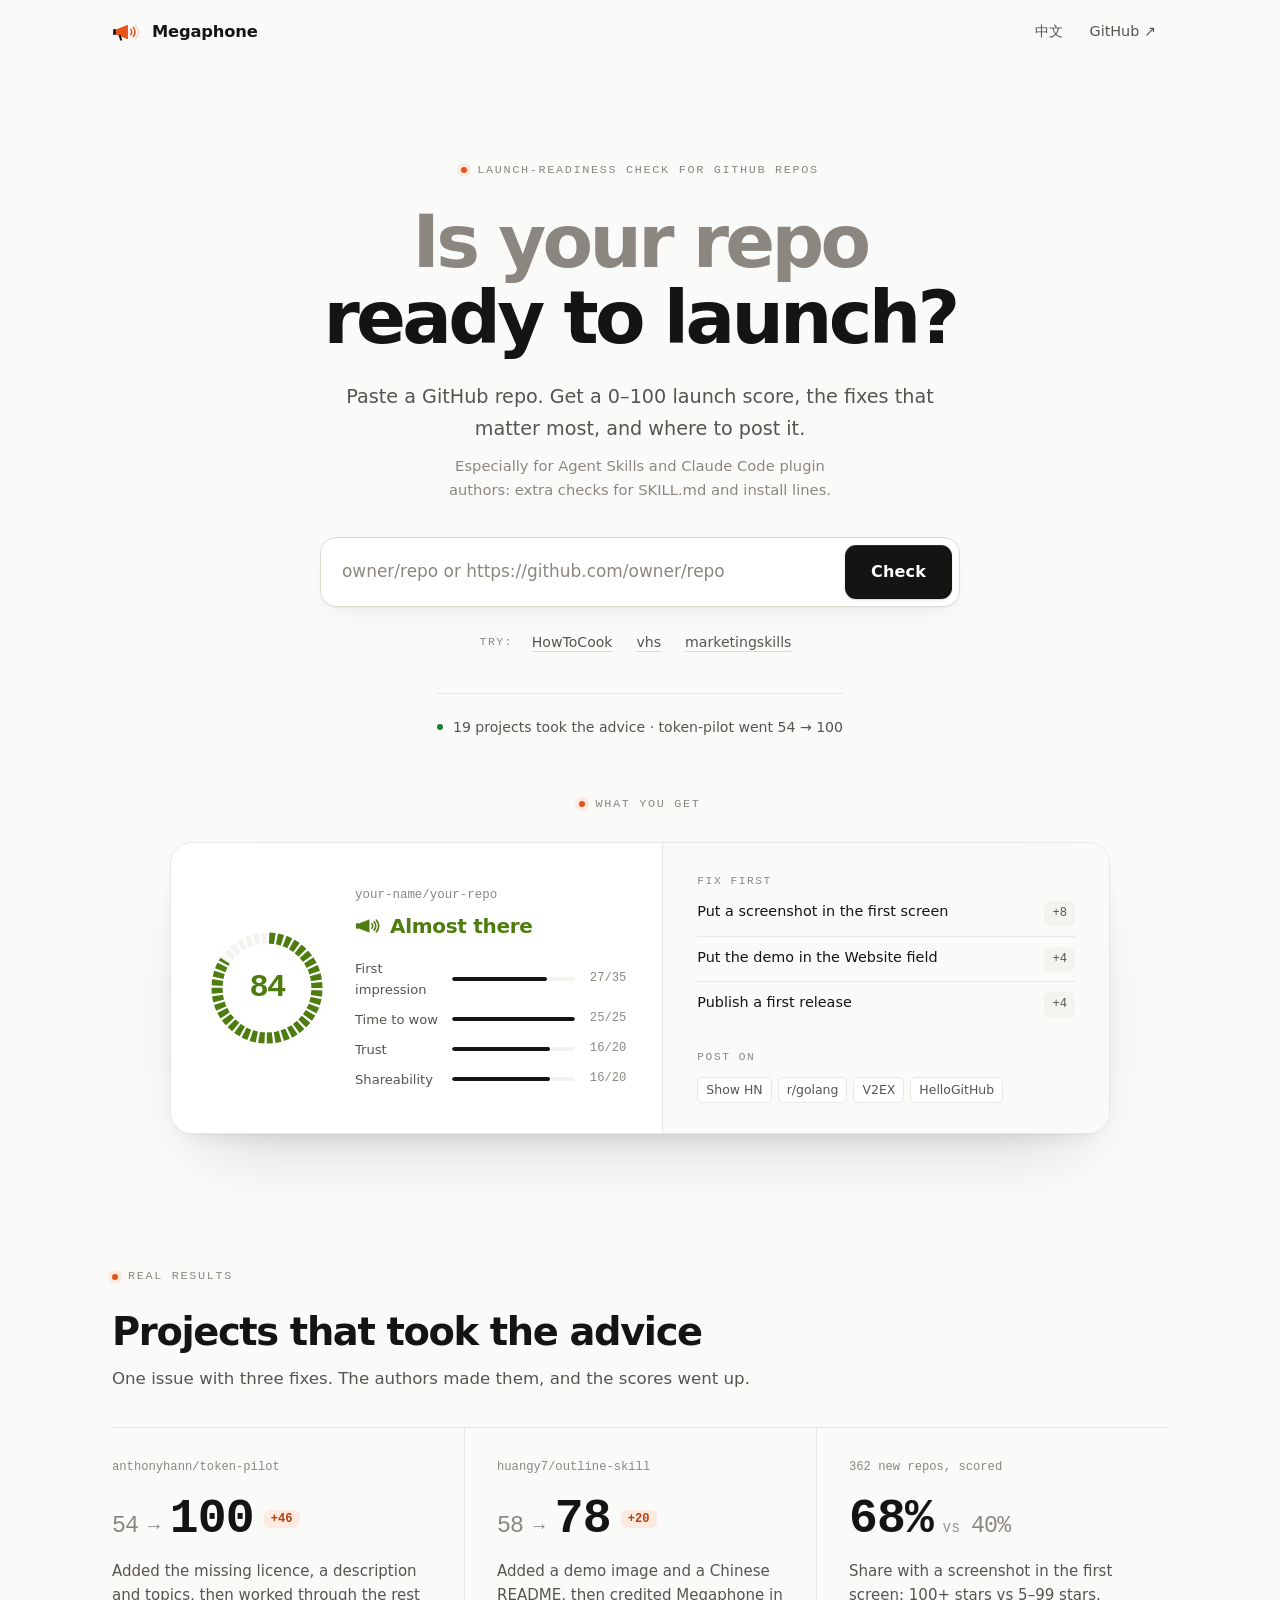
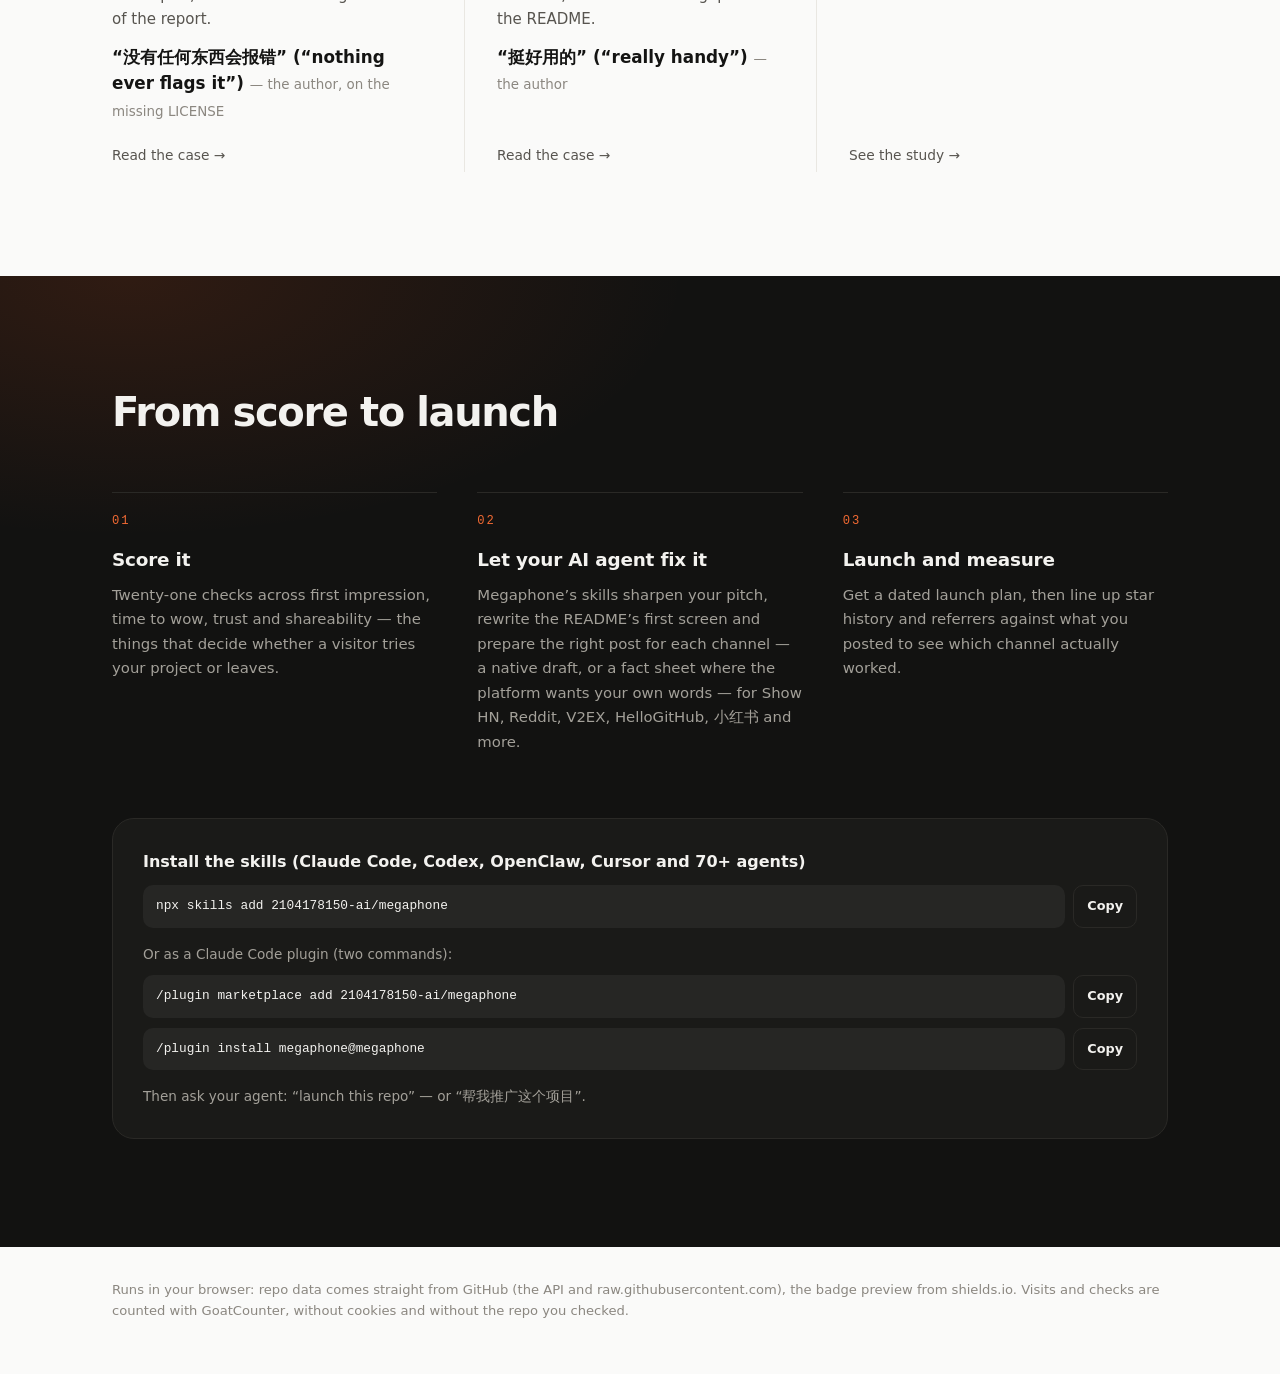
<file: docs/index.html>
<!doctype html>
<html lang="en">
<head>
<meta charset="utf-8">
<meta name="viewport" content="width=device-width, initial-scale=1">
<title>Megaphone — README checker & launch readiness score for GitHub repos</title>
<meta name="description" content="Free README checker for open-source projects: paste a GitHub repo, get a 0–100 launch-readiness score, the fixes that matter most and where to launch it. Runs in your browser. 开源项目 README 体检，在线打分。">
<meta property="og:title" content="Megaphone — README checker: is your repo ready to launch?">
<meta property="og:description" content="A 0–100 launch score for any GitHub repo, the top fixes, and where to post it.">
<meta name="theme-color" content="#fafaf9" media="(prefers-color-scheme: light)">
<meta name="theme-color" content="#0e0e0d" media="(prefers-color-scheme: dark)">
<link rel="icon" href="data:image/svg+xml,%3Csvg%20xmlns='http://www.w3.org/2000/svg'%20viewBox='0%200%20132%2096'%3E%3Cpath%20d='M14%2038%2070%2016v64L14%2058Z'%20fill='%23e4531b'/%3E%3Crect%20x='5'%20y='35'%20width='12'%20height='26'%20rx='4'%20fill='%23141413'/%3E%3Cpath%20d='M34%2064l6%2018'%20stroke='%23141413'%20stroke-width='9'%20stroke-linecap='round'/%3E%3Cg%20fill='none'%20stroke='%23e4531b'%20stroke-width='7'%20stroke-linecap='round'%3E%3Cpath%20d='M82%2037a15%2015%200%200%201%200%2022'/%3E%3Cpath%20d='M93%2028a28%2028%200%200%201%200%2040'/%3E%3Cpath%20d='M104%2019a41%2041%200%200%201%200%2058'/%3E%3C/g%3E%3C/svg%3E">
<link rel="stylesheet" href="style.css">
<script type="module" src="app.js"></script>
</head>
<body>
<div class="topbar"><header class="wrap top">
  <a class="brand" href="./">
    <svg id="art" data-volume="2" viewBox="0 0 132 96" aria-hidden="true">
      <path d="M14 38 70 16v64L14 58Z" fill="var(--accent)"/>
      <rect x="5" y="35" width="12" height="26" rx="4" fill="var(--ink)"/>
      <path d="M34 64l6 18" stroke="var(--ink)" stroke-width="9" stroke-linecap="round"/>
      <path class="wave w1" d="M82 37a15 15 0 0 1 0 22"/>
      <path class="wave w2" d="M93 28a28 28 0 0 1 0 40"/>
      <path class="wave w3" d="M104 19a41 41 0 0 1 0 58"/>
    </svg>
    <span class="brand-name">Megaphone</span>
  </a>
  <form class="mini" id="mini-form" autocomplete="off">
    <label class="sr-only" for="mini-repo" data-i18n="inputLabel">GitHub repository</label>
    <input id="mini-repo" spellcheck="false" data-i18n-ph="placeholder" placeholder="owner/repo">
    <button class="mini-go" type="submit" data-i18n="check">Check</button>
  </form>
  <nav class="nav">
    <button class="nav-link" id="lang" type="button">中文</button>
    <a class="nav-link" id="gh-link" href="https://github.com/2104178150-ai/megaphone" target="_blank" rel="noopener">GitHub ↗</a>
  </nav>
</header></div>

<main>
  <section class="wrap hero">
    <div class="hero-copy">
      <p class="eyebrow" data-i18n="eyebrow">Launch-readiness check for GitHub repos</p>
      <h1 data-i18n="heroTitle">Is your repo <em>ready to launch?</em></h1>
      <p class="sub" data-i18n="heroSub">Paste a GitHub repo. Get a 0–100 launch score, the fixes that matter most, and where to post it.</p>
      <p class="sub-note" data-i18n="forSkills">Especially for Agent Skills and Claude Code plugin authors: extra checks for SKILL.md and install lines.</p>
      <form class="search" id="form" autocomplete="off">
        <label class="sr-only" for="repo" data-i18n="inputLabel">GitHub repository</label>
        <input id="repo" name="repo" spellcheck="false" data-i18n-ph="placeholder" placeholder="owner/repo or https://github.com/owner/repo">
        <button class="btn" id="go" type="submit" data-i18n="check">Check</button>
      </form>
      <div class="examples"><span data-i18n="try">Try:</span>
        <button class="chip" type="button" data-repo="Anduin2017/HowToCook" title="Anduin2017/HowToCook">HowToCook</button>
        <button class="chip" type="button" data-repo="charmbracelet/vhs" title="charmbracelet/vhs">vhs</button>
        <button class="chip" type="button" data-repo="coreyhaines31/marketingskills" title="coreyhaines31/marketingskills">marketingskills</button>
      </div>
      <a class="trust" href="#proof-title" data-i18n="trust">19 projects took the advice · token-pilot went 54 → 100</a>
    </div>
  </section>

  <div class="wrap notices">
    <p class="status" id="status" role="status" aria-live="polite"></p>
    <form class="token" id="token-form" autocomplete="off" hidden>
      <p id="token-prompt" data-i18n="tokenPrompt">Out of anonymous requests? Paste a GitHub token to keep checking (5,000 requests an hour).</p>
      <div class="token-row">
        <label class="sr-only" for="token">GitHub token</label>
        <input id="token" type="password" spellcheck="false" data-i18n-ph="tokenPlaceholder" placeholder="github_pat_… or ghp_…">
        <button class="btn" type="submit" data-i18n="tokenRetry">Retry with token</button>
      </div>
      <p class="hint" id="token-hint" data-i18n="tokenHint"></p>
    </form>
  </div>

  <section class="wrap showcase">
    <p class="eyebrow" id="showcase-title" data-i18n="showcaseT">What you get</p>
    <div class="sample" id="sample" aria-hidden="true"></div>
  </section>

  <div class="wrap">
  <section class="result" id="result" hidden></section>
  </div>

  <section class="wrap proof" aria-labelledby="proof-title">
    <div class="proof-head">
      <p class="eyebrow" data-i18n="proofEyebrow">Real results</p>
      <h2 id="proof-title" data-i18n="proofT">Projects that took the advice</h2>
      <p class="proof-sub" data-i18n="proofSub">One issue with three fixes. The authors made them, and the scores went up.</p>
    </div>
    <div class="proof-grid">
      <a class="proof-card" data-gh="tree/main/examples/case-token-pilot" href="https://github.com/2104178150-ai/megaphone/tree/main/examples/case-token-pilot" target="_blank" rel="noopener">
        <span class="proof-repo">anthonyhann/token-pilot</span>
        <span class="proof-score"><s>54</s><i aria-hidden="true">→</i><b>100</b><em class="delta">+46</em></span>
        <span class="proof-text" data-i18n="p1d">Added the missing licence, a description and topics, then worked through the rest of the report.</span>
        <span class="proof-quote"><span data-i18n="p1q">“没有任何东西会报错” (“nothing ever flags it”)</span> <cite data-i18n="p1cite">— the author, on the missing LICENSE</cite></span>
        <span class="proof-link" data-i18n="proofMore">Read the case →</span>
      </a>
      <a class="proof-card" data-gh="tree/main/examples/case-outline-skill" href="https://github.com/2104178150-ai/megaphone/tree/main/examples/case-outline-skill" target="_blank" rel="noopener">
        <span class="proof-repo">huangy7/outline-skill</span>
        <span class="proof-score"><s>58</s><i aria-hidden="true">→</i><b>78</b><em class="delta">+20</em></span>
        <span class="proof-text" data-i18n="p2d">Added a demo image and a Chinese README, then credited Megaphone in the README.</span>
        <span class="proof-quote"><span data-i18n="p2q">“挺好用的” (“really handy”)</span> <cite data-i18n="p2cite">— the author</cite></span>
        <span class="proof-link" data-i18n="proofMore">Read the case →</span>
      </a>
      <a class="proof-card is-stat" data-gh-en="blob/main/research/2026-10-new-repos.md" data-gh-zh="blob/main/research/2026-10-new-repos.zh-CN.md" href="https://github.com/2104178150-ai/megaphone/blob/main/research/2026-10-new-repos.md" target="_blank" rel="noopener">
        <span class="proof-repo" data-i18n="p3k">362 new repos, scored</span>
        <span class="proof-score"><b>68%</b><i class="vs" aria-hidden="true">vs</i><s>40%</s></span>
        <span class="proof-text" data-i18n="p3d">Share with a screenshot in the first screen: 100+ stars vs 5–99 stars.</span>
        <span class="proof-link" data-i18n="proofResearch">See the study →</span>
      </a>
    </div>
  </section>

  <section class="how">
    <div class="wrap">
    <h2 data-i18n="howTitle">From score to launch</h2>
    <div class="steps">
      <div class="step"><span class="n">01</span><h3 data-i18n="s1t">Score it</h3><p data-i18n="s1d">Twenty-one checks across first impression, time to wow, trust and shareability — the things that decide whether a visitor tries your project or leaves.</p></div>
      <div class="step"><span class="n">02</span><h3 data-i18n="s2t">Let your AI agent fix it</h3><p data-i18n="s2d">Megaphone's skills sharpen your pitch, rewrite the README's first screen and prepare the right post for each channel — a native draft, or a fact sheet where the platform wants your own words — for Show HN, Reddit, V2EX, HelloGitHub, 小红书 and more.</p></div>
      <div class="step"><span class="n">03</span><h3 data-i18n="s3t">Launch and measure</h3><p data-i18n="s3d">Get a dated launch plan, then line up star history and referrers against what you posted to see which channel actually worked.</p></div>
    </div>
    <div class="install" id="install">
      <h3 data-i18n="installT">Install the skills (Claude Code, Codex, OpenClaw, Cursor and 70+ agents)</h3>
      <div class="codebox"><code id="install-npx">npx skills add 2104178150-ai/megaphone</code><button class="copy" type="button" data-copy="install-npx" data-i18n="copy">Copy</button></div>
      <p class="hint" data-i18n="installCC">Or as a Claude Code plugin (two commands):</p>
      <div class="codebox"><code id="install-cc">/plugin marketplace add 2104178150-ai/megaphone</code><button class="copy" type="button" data-copy="install-cc" data-i18n="copy">Copy</button></div>
      <div class="codebox"><code id="install-cc2">/plugin install megaphone@megaphone</code><button class="copy" type="button" data-copy="install-cc2" data-i18n="copy">Copy</button></div>
      <p class="hint" data-i18n="installThen">Then ask your agent: “launch this repo” — or “帮我推广这个项目”.</p>
    </div>
    </div>
  </section>
</main>

<footer class="wrap">
  <span data-i18n="privacy">Runs in your browser: repo data comes straight from GitHub (the API and raw.githubusercontent.com), the badge preview from shields.io. Visits and checks are counted with GoatCounter, without cookies and without the repo you checked.</span>
  <span><span id="rate"></span> <span id="token-state" hidden></span></span>
</footer>
</body>
</html>
</file>
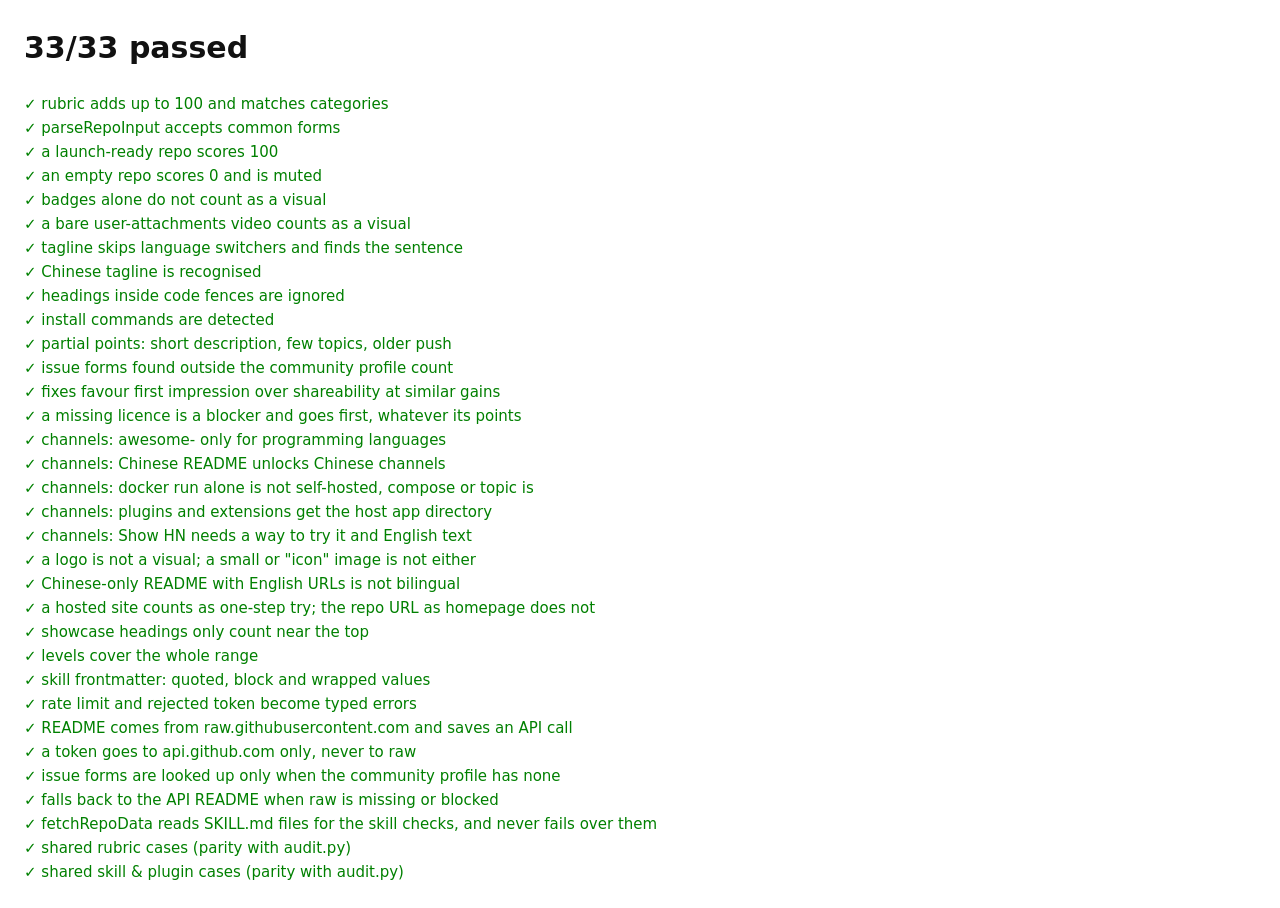
<file: tests/index.html>
<!doctype html>
<html lang="en">
<head>
<meta charset="utf-8">
<meta name="viewport" content="width=device-width, initial-scale=1">
<title>Megaphone checker tests</title>
<style>body { font: 15px/1.6 system-ui, sans-serif; margin: 24px; background: #fff; color: #111; }</style>
<script type="module" src="checker.test.js"></script>
</head>
<body>
<div id="out">Running…</div>
</body>
</html>
</file>
<file: docs/style.css>
/* Studio monitor: calm stone neutrals, one signal-orange light for the meter and the alerts;
   a left-aligned editorial grid where space and hairlines, not boxes, group things. */
:root {
  color-scheme: light;
  --bg: #fafaf9;
  --surface: #ffffff;
  --surface-2: #f4f3f0;
  --ink: #141413;
  --ink-2: #57544f;
  --ink-3: #8b8780;
  --line: #e9e7e2;
  --line-2: #dcd9d3;
  --accent: #e4531b;
  --accent-2: #f26a33;
  --accent-ink: #ffffff;
  --accent-soft: #fdebe2;
  --accent-text: #b8410f;
  --cta: #141413;
  --cta-ink: #ffffff;
  --band: #121211;
  --band-ink: #f3f2ef;
  --band-ink-2: #a3a099;
  --band-line: #2a2926;
  --band-surface: #1a1a18;
  --glow: rgb(228 83 27 / .10);
  --great: #16803c;
  --good: #4d7c0f;
  --ok: #b45309;
  --low: #c2410c;
  --mute: #b91c1c;
  --pass: #16803c;
  --fail: #b91c1c;
  --partial: #b45309;
  --shadow-sm: 0 1px 2px rgb(20 18 15 / .04);
  --shadow: 0 1px 2px rgb(20 18 15 / .04), 0 10px 28px -14px rgb(20 18 15 / .12), 0 36px 72px -36px rgb(20 18 15 / .20);
  --radius: 16px;
  --radius-lg: 22px;
  --ease: cubic-bezier(.2, .8, .2, 1);
  --mono: ui-monospace, "SF Mono", "JetBrains Mono", Menlo, Consolas, monospace;
  --sans: system-ui, -apple-system, "Segoe UI", "PingFang SC", "Hiragino Sans GB", "Microsoft YaHei", "Noto Sans CJK SC", sans-serif;
}

@media (prefers-color-scheme: dark) {
  :root {
    color-scheme: dark;
    --bg: #0e0e0d;
    --surface: #161615;
    --surface-2: #1f1f1d;
    --ink: #f2f1ee;
    --ink-2: #b2afa8;
    --ink-3: #7e7b75;
    --line: #262624;
    --line-2: #34332f;
    --accent: #ff6b35;
    --accent-2: #ff8657;
    --accent-ink: #160a04;
    --accent-soft: #2f1a10;
    --accent-text: #ff8a5c;
    --cta: #f2f1ee;
    --cta-ink: #141413;
    --band: #151514;
    --band-ink: #f2f1ee;
    --band-ink-2: #a3a099;
    --band-line: #2c2b28;
    --band-surface: #1c1c1a;
    --glow: rgb(255 107 53 / .09);
    --great: #4ade80;
    --good: #a3e635;
    --ok: #fbbf24;
    --low: #fb923c;
    --mute: #f87171;
    --pass: #4ade80;
    --fail: #f87171;
    --partial: #fbbf24;
    --shadow-sm: 0 1px 2px rgb(0 0 0 / .4);
    --shadow: 0 1px 2px rgb(0 0 0 / .4), 0 36px 72px -36px rgb(0 0 0 / .9);
  }
}

/* ---------- base ---------- */
* { box-sizing: border-box; }
html { -webkit-text-size-adjust: 100%; scroll-padding-top: 80px; }
body {
  margin: 0; color: var(--ink); font-family: var(--sans); font-size: 16px; line-height: 1.6;
  background: radial-gradient(1000px 520px at 85% -14%, var(--glow), transparent 66%) no-repeat, var(--bg);
  -webkit-font-smoothing: antialiased; text-rendering: optimizeLegibility;
}
a { color: var(--ink); text-underline-offset: 3px; text-decoration-color: var(--line-2); transition: color .18s var(--ease), text-decoration-color .18s var(--ease); }
a:hover { text-decoration-color: currentColor; }
:focus-visible { outline: 2px solid var(--accent); outline-offset: 3px; border-radius: 6px; }
code, pre { font-family: var(--mono); font-size: .88em; }
main { overflow-x: clip; }
.wrap { width: 100%; max-width: 1120px; margin: 0 auto; padding-inline: 32px; }
.sr-only { position: absolute; width: 1px; height: 1px; overflow: hidden; clip: rect(0 0 0 0); white-space: nowrap; }
h1, h2, h3 { text-wrap: balance; }

/* a quiet entrance: content rises into place once, then stays put */
@keyframes rise { from { opacity: 0; transform: translateY(12px); } to { opacity: 1; transform: none; } }
.hero-copy > *, .showcase { animation: rise .8s var(--ease) both; }
.hero-copy > :nth-child(2) { animation-delay: .05s; }
.hero-copy > :nth-child(3) { animation-delay: .1s; }
.hero-copy > :nth-child(4) { animation-delay: .15s; }
.hero-copy > :nth-child(5) { animation-delay: .2s; }
.showcase { animation-delay: .3s; }
.hero-copy > :nth-child(6) { animation-delay: .25s; }
.result > * { animation: rise .7s var(--ease) both; }
.result.no-anim > * { animation: none; }
.result > :nth-child(2) { animation-delay: .1s; }
.result > :nth-child(3) { animation-delay: .18s; }
.result > :nth-child(n+4) { animation-delay: .26s; }

/* ---------- header ---------- */
.topbar {
  position: sticky; top: env(safe-area-inset-top, 0px); z-index: 20; border-bottom: 1px solid transparent;
  transition: background-color .25s var(--ease), border-color .25s var(--ease);
}
.topbar.scrolled {
  background: color-mix(in srgb, var(--bg) 78%, transparent); border-bottom-color: var(--line);
  -webkit-backdrop-filter: saturate(1.6) blur(14px); backdrop-filter: saturate(1.6) blur(14px);
}
.top { display: flex; align-items: center; justify-content: space-between; gap: 12px; height: 64px; }
.brand { display: flex; align-items: center; gap: 10px; font-weight: 650; font-size: 1.02rem; color: var(--ink); text-decoration: none; letter-spacing: -.01em; }
.brand:hover { color: var(--ink); }
.brand svg { width: 30px; height: 22px; }
.nav { display: flex; align-items: center; gap: 2px; }
.mini { display: none; flex: 1; min-width: 0; max-width: 380px; margin: 0 24px; align-items: center; gap: 4px; padding: 3px 3px 3px 12px;
  background: var(--surface); border: 1px solid var(--line-2); border-radius: 999px; transition: border-color .2s var(--ease), box-shadow .2s var(--ease); }
.mini:focus-within { border-color: var(--ink-3); box-shadow: 0 0 0 4px var(--accent-soft); }
.mini input { flex: 1; min-width: 0; border: 0; background: transparent; color: var(--ink); font-family: var(--mono); font-size: .84rem; padding: 6px 0; outline: none; }
.mini-go { appearance: none; border: 0; border-radius: 999px; background: var(--cta); color: var(--cta-ink); font: inherit; font-size: .8rem; font-weight: 600; padding: 6px 14px; cursor: pointer; transition: opacity .15s var(--ease); }
.mini-go:hover { opacity: .88; }
.has-result .mini { display: flex; }
.nav-link {
  appearance: none; border: 0; background: none; color: var(--ink-2); font: inherit; font-size: .9rem;
  padding: 7px 12px; border-radius: 999px; cursor: pointer; text-decoration: none; transition: color .18s var(--ease), background-color .18s var(--ease);
}
.nav-link:hover { color: var(--ink); background: var(--surface-2); }

/* the logo doubles as the volume meter */
.wave { fill: none; stroke: var(--accent); stroke-width: 7; stroke-linecap: round; opacity: .18; transition: opacity .4s var(--ease); }
[data-volume="1"] .w1, [data-volume="2"] .w1, [data-volume="2"] .w2,
[data-volume="3"] .w1, [data-volume="3"] .w2, [data-volume="3"] .w3,
[data-volume="4"] .wave { opacity: 1; }
[data-volume="4"] .wave { animation: pulse 1.2s ease-in-out infinite; }
.loading .wave { animation: pulse .9s ease-in-out infinite; opacity: 1; }
[data-volume="4"] .w2, .loading .w2 { animation-delay: .15s; }
[data-volume="4"] .w3, .loading .w3 { animation-delay: .3s; }
@keyframes pulse { 0%, 100% { opacity: .2; } 50% { opacity: 1; } }

/* level icon: the same megaphone, waves = loudness */
.vol { width: 1.35em; height: 1em; flex: none; }
.vol.loud path:nth-of-type(n+2) { animation: pulse 1.6s ease-in-out infinite; }

/* ---------- hero: one sentence, one field ---------- */
.hero { padding-top: 96px; padding-bottom: 56px; }
.hero-copy { max-width: 780px; margin: 0 auto; display: flex; flex-direction: column; align-items: center; text-align: center; }
.eyebrow {
  display: inline-flex; align-items: center; gap: 10px; margin: 0 0 24px;
  font-family: var(--mono); font-size: .74rem; font-weight: 500; letter-spacing: .14em; text-transform: uppercase; color: var(--ink-3);
}
.eyebrow::before { content: ""; width: 6px; height: 6px; border-radius: 50%; background: var(--accent); box-shadow: 0 0 0 4px var(--accent-soft); }
.hero h1 {
  font-size: clamp(2.6rem, 6vw, 4.6rem); line-height: 1.04; margin: 0 0 24px;
  letter-spacing: -.05em; font-weight: 650; color: var(--ink-3);
}
.hero h1 em { font-style: normal; color: var(--ink); }
:lang(zh-CN) .hero h1 { letter-spacing: -.025em; line-height: 1.16; }
:lang(zh-CN) .hero h1 em { white-space: normal; }
@media (min-width: 340px) { .hero h1 em { white-space: nowrap; } }
.hero .sub { color: var(--ink-2); font-size: clamp(1.05rem, 1.6vw, 1.2rem); line-height: 1.65; max-width: 32em; margin: 0 0 10px; text-wrap: pretty; }
.hero .sub-note { color: var(--ink-3); font-size: .92rem; line-height: 1.6; max-width: 40em; margin: 0 0 36px; text-wrap: balance; }

.search {
  display: flex; gap: 6px; width: 100%; max-width: 640px; padding: 7px;
  background: var(--surface); border: 1px solid var(--line-2); border-radius: 16px; box-shadow: var(--shadow);
  transition: border-color .2s var(--ease), box-shadow .2s var(--ease);
}
.search:focus-within { border-color: var(--ink-3); box-shadow: var(--shadow), 0 0 0 5px var(--accent-soft); }
.search input { flex: 1; min-width: 0; border: 0; background: transparent; color: var(--ink); font: inherit; font-size: 1.06rem; padding: 13px 14px; outline: none; }
.search input::placeholder { color: var(--ink-3); }
.btn {
  appearance: none; border: 0; border-radius: 11px; background: var(--cta); color: var(--cta-ink);
  font: inherit; font-weight: 600; letter-spacing: .01em; padding: 12px 26px; cursor: pointer; white-space: nowrap;
  transition: transform .15s var(--ease), opacity .15s var(--ease);
  box-shadow: inset 0 1px 0 rgb(255 255 255 / .12), 0 1px 2px rgb(0 0 0 / .18);
}
.btn:hover { opacity: .9; }
.btn:active { transform: scale(.98); }
.btn[disabled] { opacity: .55; cursor: progress; }

.examples { margin: 20px 0 0; display: flex; flex-wrap: wrap; justify-content: center; gap: 4px 6px; align-items: center; color: var(--ink-3); font-size: .86rem; }
.examples > span { font-family: var(--mono); font-size: .72rem; letter-spacing: .12em; text-transform: uppercase; margin-right: 4px; }
.chip {
  appearance: none; border: 0; background: none; color: var(--ink-2);
  border-radius: 8px; padding: 4px 9px; font: inherit; font-size: .88rem; cursor: pointer;
  text-decoration: underline; text-decoration-color: var(--line-2); text-underline-offset: 4px;
  transition: color .18s var(--ease), background-color .18s var(--ease), text-decoration-color .18s var(--ease);
}
.chip:hover { color: var(--ink); background: var(--surface-2); text-decoration-color: transparent; }
.trust {
  display: inline-flex; align-items: center; gap: 10px; margin-top: 36px; padding-top: 22px; border-top: 1px solid var(--line);
  color: var(--ink-2); font-size: .88rem; text-decoration: none;
}
.trust::before { content: ""; width: 6px; height: 6px; border-radius: 50%; background: var(--great); }
.trust:hover { color: var(--ink); }

.notices { display: grid; justify-items: center; }
.status { min-height: 0; margin: 0 0 24px; color: var(--ink-2); text-align: center; }
.status:empty { margin: 0; }
.status.error { color: var(--fail); }

.token { width: 100%; max-width: 640px; margin: 0 0 32px; padding: 18px; background: var(--surface); border: 1px solid var(--line); border-radius: var(--radius); }
.token p { margin: 0 0 10px; }
.token .hint { margin: 10px 0 0; }
.token-row { display: flex; gap: 8px; }
.token-row input { flex: 1; min-width: 0; border: 1px solid var(--line-2); border-radius: 10px; background: var(--bg); color: var(--ink); font: inherit; font-family: var(--mono); font-size: .88rem; padding: 10px 12px; }
.token-row input:focus { outline: none; border-color: var(--ink-3); }
.link-btn { appearance: none; border: 0; background: none; padding: 0; color: var(--ink); font: inherit; cursor: pointer; text-decoration: underline; text-underline-offset: 3px; }

/* home and report are two states of one page */
.has-result .hero, .has-result .showcase { display: none; }
::view-transition-old(root), ::view-transition-new(root) { animation-duration: .45s; animation-timing-function: cubic-bezier(.2, .8, .2, 1); }

/* ---------- showcase: a sample report, the product shot ---------- */
.showcase { padding-bottom: 112px; display: grid; justify-items: center; }
.showcase .eyebrow { margin-bottom: 28px; }
.sample { width: 100%; max-width: 940px; }
.sample-card {
  display: grid; grid-template-columns: minmax(0, 1.1fr) minmax(0, 1fr); gap: 0;
  background: var(--surface); border: 1px solid var(--line); border-radius: var(--radius-lg); box-shadow: var(--shadow); overflow: hidden;
}
.rp-main { display: flex; align-items: center; gap: 28px; padding: 34px 36px; }
.rp-meta { flex: 1; min-width: 0; }
.rp-side { padding: 30px 34px; border-left: 1px solid var(--line); background: color-mix(in srgb, var(--surface-2) 45%, var(--surface)); }
.rp-label { font-family: var(--mono); font-size: .7rem; letter-spacing: .14em; text-transform: uppercase; color: var(--ink-3); margin: 0 0 10px; }
.rp-label + .tags { margin-top: 2px; }
.rp-fixes { list-style: none; margin: 0 0 22px; padding: 0; }
.rp-fixes li { display: flex; justify-content: space-between; align-items: baseline; gap: 12px; padding: 9px 0; border-top: 1px solid var(--line); font-size: .9rem; }
.rp-fixes li:first-child { border-top: 0; padding-top: 0; }
.mini-dial { position: relative; width: 120px; height: 120px; flex: none; }
.mini-dial svg { width: 100%; height: 100%; transform: rotate(-90deg); }
.mini-dial .track { fill: none; stroke: var(--surface-2); stroke-width: 11; }
.mini-dial .value { fill: none; stroke-width: 11; }
.mini-dial b { position: absolute; inset: 0; display: grid; place-content: center; font-family: var(--mono); font-size: 2rem; font-weight: 600; letter-spacing: -.05em; }
.mini-dial .ticks, .dial .ticks { fill: none; stroke: var(--surface); stroke-width: 15; }
.sample-repo { font-family: var(--mono); font-size: .78rem; color: var(--ink-3); }
.sample-level { display: flex; align-items: center; gap: 8px; font-size: 1.25rem; font-weight: 650; margin: 4px 0 16px; letter-spacing: -.015em; }
.sample-bars { display: grid; gap: 9px; }
.sb { display: grid; grid-template-columns: 6.5em 1fr 3em; gap: 12px; align-items: center; font-size: .82rem; color: var(--ink-2); }
.sb i { display: block; height: 4px; border-radius: 999px; background: var(--surface-2); overflow: hidden; }
.sb i b { display: block; height: 100%; border-radius: 999px; background: var(--ink); }
.sb em { font-style: normal; text-align: right; font-family: var(--mono); font-size: .76rem; color: var(--ink-3); }
.tags { display: flex; flex-wrap: wrap; gap: 6px; }
.tags span { background: var(--surface); border: 1px solid var(--line); border-radius: 6px; padding: 2px 8px; font-size: .78rem; color: var(--ink-2); }

/* ---------- the report: one column, read top to bottom ---------- */
.result[hidden] { display: none; }
.result { max-width: 880px; margin: 0 auto 96px; display: grid; grid-template-columns: minmax(0, 1fr); }
.result > *, .two > * { min-width: 0; }
.report-head { display: grid; grid-template-columns: 210px 1fr; gap: 52px; align-items: center; padding: 56px 0 52px; }
.dial { position: relative; width: 196px; height: 196px; margin: 0 auto; }
.dial svg { width: 100%; height: 100%; transform: rotate(-90deg); }
.dial .track { fill: none; stroke: var(--surface-2); stroke-width: 13; }
.dial .value { fill: none; stroke-width: 13; transition: stroke-dashoffset 1.1s var(--ease); }
.dial .ticks { stroke: var(--bg); }
.dial .center { position: absolute; inset: 0; display: grid; place-content: center; text-align: center; }
.dial .num { font-family: var(--mono); font-size: 3.3rem; font-weight: 600; line-height: 1; font-variant-numeric: tabular-nums; letter-spacing: -.06em; }
.dial .of { color: var(--ink-3); font-size: .76rem; margin-top: 8px; font-family: var(--mono); letter-spacing: .06em; }
.repo-line { font-family: var(--mono); font-size: .82rem; color: var(--ink-3); margin-bottom: 10px; word-break: break-all; }
.repo-line a { color: inherit; text-decoration: none; }
.repo-line a:hover { color: var(--ink); }
.level { display: flex; align-items: center; gap: 12px; font-size: clamp(1.9rem, 3.4vw, 2.5rem); line-height: 1.1; font-weight: 650; margin: 0 0 10px; letter-spacing: -.035em; }
:lang(zh-CN) .level { letter-spacing: -.015em; }
.level-say { color: var(--ink-2); font-size: 1.05rem; margin: 0 0 26px; }
.cats { display: grid; gap: 11px; max-width: 520px; }
.cat-row { display: grid; grid-template-columns: 7.5em 1fr 3.5em; gap: 14px; align-items: center; font-size: .9rem; color: var(--ink-2); }
.bar { height: 5px; background: var(--surface-2); border-radius: 999px; overflow: hidden; }
.bar > span { display: block; height: 100%; border-radius: 999px; background: var(--ink); width: 0; transition: width 1.1s var(--ease); }
.cat-score { text-align: right; font-family: var(--mono); font-size: .82rem; color: var(--ink-3); }
.notice { background: var(--accent-soft); color: var(--ink); border-radius: 10px; padding: 10px 14px; font-size: .92rem; margin: 18px 0 0; }

.report-sec { padding: 44px 0 48px; border-top: 1px solid var(--line); }
.report-sec h2 { font-size: 1.2rem; font-weight: 650; letter-spacing: -.015em; margin: 0 0 22px; }
.report-sec h2 .count { color: var(--ink-3); font-weight: 400; font-family: var(--mono); font-size: .8em; margin-left: 6px; }

.handoff {
  display: flex; align-items: center; justify-content: space-between; gap: 24px; margin-top: 28px;
  padding: 20px 22px; background: var(--surface); border: 1px solid var(--line); border-radius: var(--radius); box-shadow: var(--shadow-sm);
}
.handoff h3 { margin: 0 0 4px; font-size: 1rem; font-weight: 650; }
.handoff p { margin: 0; color: var(--ink-2); font-size: .88rem; max-width: 46em; }
.handoff p a { color: var(--ink-2); }
.handoff .btn { flex: none; padding: 11px 20px; font-size: .92rem; }
.handoff-text { margin-top: 12px; }
.handoff-text summary { cursor: pointer; list-style: none; display: inline-flex; align-items: center; gap: 8px; font-size: .86rem; color: var(--ink-3); transition: color .18s var(--ease); }
.handoff-text summary::-webkit-details-marker { display: none; }
.handoff-text summary::before { content: "+"; font-family: var(--mono); transition: transform .25s var(--ease); }
.handoff-text[open] summary::before { transform: rotate(45deg); }
.handoff-text summary:hover { color: var(--ink); }
.handoff-text p { margin: 12px 0 0; padding: 16px 18px; background: var(--surface-2); border-radius: 12px; font-size: .86rem; line-height: 1.75; color: var(--ink); word-break: break-word; }

.c-great { color: var(--great); stroke: var(--great); }
.c-good { color: var(--good); stroke: var(--good); }
.c-ok { color: var(--ok); stroke: var(--ok); }
.c-low { color: var(--low); stroke: var(--low); }
.c-mute { color: var(--mute); stroke: var(--mute); }


.fixes { list-style: none; margin: 0; padding: 0; counter-reset: fix; }
.fixes li { display: grid; grid-template-columns: 30px 1fr auto; gap: 14px; align-items: start; padding: 16px 0; border-top: 1px solid var(--line); }
.fixes li:first-child { border-top: 0; padding-top: 2px; }
.fixes li::before {
  counter-increment: fix; content: counter(fix, decimal-leading-zero);
  font-family: var(--mono); font-size: .78rem; color: var(--ink-3); padding-top: 3px; letter-spacing: .04em;
}
.fix-title { font-weight: 600; margin-bottom: 3px; }
.fix-body { color: var(--ink-2); font-size: .93rem; }
.fixes li.is-blocker .fix-body { color: var(--ink); }
.blocker-tag {
  display: inline-block; margin-right: 8px; font-size: .68rem; font-weight: 650; letter-spacing: .1em; text-transform: uppercase;
  color: var(--accent-ink); background: var(--accent); border-radius: 4px; padding: 2px 7px; vertical-align: 2px;
}
.fix-skill { margin-top: 8px; font-size: .82rem; color: var(--ink-3); }
.fix-skill code { background: var(--surface-2); padding: 1px 6px; border-radius: 5px; color: var(--ink-2); }
.gain { font-family: var(--mono); font-weight: 500; font-size: .76rem; color: var(--ink-2); background: var(--surface-2); border-radius: 6px; padding: 3px 8px; white-space: nowrap; }
.is-blocker .gain { color: var(--accent-text); background: var(--accent-soft); }


.channels { display: grid; grid-template-columns: repeat(2, minmax(0, 1fr)); column-gap: 48px; }
.channel:nth-child(2) { border-top: 0; padding-top: 2px; }
.channel { padding: 13px 0; border-top: 1px solid var(--line); }
.channel:first-child { border-top: 0; padding-top: 2px; }
.channel-head { display: flex; align-items: baseline; justify-content: space-between; gap: 12px; }
.channel b { font-size: .96rem; font-weight: 600; }
.channel a { font-size: .82rem; color: var(--ink-3); white-space: nowrap; text-decoration: none; }
.channel a:hover { color: var(--ink); }
.channel p { margin: 3px 0 0; color: var(--ink-2); font-size: .87rem; }

details.cat { border-top: 1px solid var(--line); }
details.cat:first-of-type { border-top: 0; }
details.cat summary { cursor: pointer; list-style: none; display: flex; justify-content: space-between; gap: 12px; padding: 13px 2px; font-weight: 600; transition: color .18s var(--ease); }
details.cat summary:hover { color: var(--ink-2); }
details.cat summary::-webkit-details-marker { display: none; }
details.cat summary::after { content: "+"; color: var(--ink-3); font-weight: 400; font-family: var(--mono); transition: transform .25s var(--ease); }
details.cat[open] summary::after { transform: rotate(45deg); }
details.cat summary .s { margin-left: auto; color: var(--ink-3); font-weight: 400; font-family: var(--mono); font-size: .85rem; }
.checks { list-style: none; margin: 0 0 14px; padding: 0; display: grid; gap: 10px; }
.checks li { display: grid; grid-template-columns: 22px 1fr auto; gap: 10px; font-size: .92rem; }
.checks .ico { font-weight: 700; }
.checks .pass .ico { color: var(--pass); }
.checks .fail .ico { color: var(--fail); }
.checks .partial .ico { color: var(--partial); }
.checks .na .ico { color: var(--ink-3); }
.checks .ev { display: block; color: var(--ink-3); font-size: .84rem; word-break: break-word; }
.checks .pts { color: var(--ink-3); font-family: var(--mono); font-size: .8rem; }

.two { display: grid; grid-template-columns: repeat(2, minmax(0, 1fr)); gap: 48px; }
.two h2 { font-size: 1.05rem; }
.codebox { display: flex; gap: 8px; align-items: stretch; margin-top: 10px; }
.codebox code { flex: 1; min-width: 0; display: block; background: var(--surface-2); border-radius: 10px; padding: 11px 13px; overflow-x: auto; white-space: nowrap; font-size: .8rem; }
.codebox .prose { font-family: var(--sans); white-space: normal; font-size: .88rem; line-height: 1.65; }
.copy {
  appearance: none; border: 1px solid var(--line-2); background: var(--surface); color: var(--ink);
  border-radius: 10px; padding: 6px 13px; font: inherit; font-size: .8rem; font-weight: 550; cursor: pointer; white-space: nowrap;
  transition: border-color .18s var(--ease), transform .15s var(--ease);
}
.copy:hover { border-color: var(--ink-3); }
.copy:active { transform: scale(.97); }
.badge-preview { display: block; height: 20px; margin-top: 6px; }
.hint { color: var(--ink-3); font-size: .85rem; margin: 6px 0 0; }
.hint a { color: var(--ink-2); }

/* ---------- proof: an open row of readouts ---------- */
.proof { padding-top: 16px; padding-bottom: 104px; }
.proof-head { max-width: 640px; margin-bottom: 34px; }
.proof-head h2 { font-size: clamp(1.8rem, 3vw, 2.4rem); letter-spacing: -.035em; line-height: 1.15; margin: 0 0 12px; font-weight: 650; }
:lang(zh-CN) .proof-head h2 { letter-spacing: -.015em; }
.proof-sub { margin: 0; color: var(--ink-2); font-size: 1.04rem; }
.proof-grid { display: grid; grid-template-columns: repeat(3, minmax(0, 1fr)); border-top: 1px solid var(--line); }
.proof-card { display: flex; flex-direction: column; gap: 12px; padding: 30px 32px 6px 0; color: var(--ink); text-decoration: none; }
.proof-card + .proof-card { padding-left: 32px; border-left: 1px solid var(--line); }
.proof-card:hover { color: var(--ink); }
.proof-repo { font-family: var(--mono); font-size: .76rem; color: var(--ink-3); }
.proof-score { display: flex; align-items: baseline; gap: 10px; font-family: var(--mono); line-height: 1; margin: 6px 0 4px; letter-spacing: -.05em; }
.proof-score s { text-decoration: none; font-size: 1.45rem; font-weight: 400; color: var(--ink-3); }
.proof-score b { font-size: 3rem; font-weight: 600; color: var(--ink); }
.proof-score i { font-style: normal; color: var(--ink-3); font-size: 1.2rem; letter-spacing: 0; }
.proof-score .vs { font-size: .78rem; text-transform: uppercase; letter-spacing: .12em; }
.proof-score .delta {
  align-self: center; font-style: normal; font-size: .76rem; font-weight: 600; letter-spacing: 0;
  color: var(--accent-text); background: var(--accent-soft); border-radius: 6px; padding: 3px 7px;
}
.proof-text { color: var(--ink-2); font-size: .94rem; line-height: 1.6; }
.proof-quote { font-size: 1.05rem; font-weight: 600; color: var(--ink); }
.proof-quote cite { font-style: normal; font-weight: 400; color: var(--ink-3); font-size: .84rem; }
.proof-link { margin-top: auto; padding-top: 8px; font-size: .86rem; color: var(--ink-2); transition: color .18s var(--ease), transform .18s var(--ease); }
.proof-card:hover .proof-link { color: var(--ink); transform: translateX(3px); }

/* ---------- how (dark band) ---------- */
.how {
  color: var(--band-ink); padding: 104px 0 108px;
  background: radial-gradient(900px 420px at 10% 0%, rgb(228 83 27 / .14), transparent 62%) no-repeat, var(--band);
}
.how h2 { font-size: clamp(1.8rem, 3.2vw, 2.5rem); letter-spacing: -.035em; margin: 0 0 48px; font-weight: 650; }
:lang(zh-CN) .how h2 { letter-spacing: -.015em; }
.steps { display: grid; grid-template-columns: repeat(3, minmax(0, 1fr)); gap: 40px; }
.step { border-top: 1px solid var(--band-line); padding-top: 22px; }
.step .n { display: block; font-family: var(--mono); font-size: .76rem; font-weight: 500; line-height: 1; color: var(--accent-2); letter-spacing: .16em; }
.step h3 { margin: 18px 0 8px; font-size: 1.15rem; font-weight: 600; letter-spacing: -.01em; }
.step p { margin: 0; color: var(--band-ink-2); font-size: .93rem; line-height: 1.65; }
.install { margin-top: 64px; background: var(--band-surface); border: 1px solid var(--band-line); border-radius: var(--radius-lg); padding: 30px; scroll-margin-top: 80px; }
.install h3 { font-size: 1rem; font-weight: 600; margin: 0 0 6px; }
.install .hint { color: var(--band-ink-2); margin-top: 16px; }
.install .codebox code { background: rgb(255 255 255 / .05); color: var(--band-ink); }
.install .copy { background: transparent; color: var(--band-ink); border-color: var(--band-line); }
.install .copy:hover { border-color: var(--band-ink-2); }

footer { padding-top: 32px; padding-bottom: 48px; color: var(--ink-3); font-size: .82rem; display: flex; flex-wrap: wrap; gap: 8px 24px; justify-content: space-between; }

/* ---------- responsive ---------- */
@media (max-width: 900px) {
  .hero { padding-top: 56px; padding-bottom: 40px; }
  .sample-card { grid-template-columns: minmax(0, 1fr); }
  .rp-side { border-left: 0; border-top: 1px solid var(--line); }
  .report-head { grid-template-columns: minmax(0, 1fr); gap: 28px; padding: 36px 0 40px; text-align: center; }
  .report-head .level { justify-content: center; }
  .report-head .cats { margin: 0 auto; text-align: left; }
  .channels { grid-template-columns: minmax(0, 1fr); }
  .channel:nth-child(2) { border-top: 1px solid var(--line); padding-top: 13px; }
  .proof-grid { grid-template-columns: minmax(0, 1fr); }
  .proof-card, .proof-card + .proof-card { padding: 24px 0 8px; border-left: 0; }
  .proof-card + .proof-card { border-top: 1px solid var(--line); }
}

@media (max-width: 760px) {
  .wrap { padding-left: max(16px, env(safe-area-inset-left, 0px)); padding-right: max(16px, env(safe-area-inset-right, 0px)); }
  .cat-row { grid-template-columns: 6em 1fr 3em; text-align: left; }
  .rp-main { flex-direction: column; align-items: stretch; padding: 24px 22px; gap: 18px; }
  .rp-main .mini-dial { margin: 0 auto; }
  .rp-side { padding: 22px; }
  .handoff { flex-direction: column; align-items: stretch; }
  .mini { margin: 0 10px; }
  .report-sec { padding: 32px 0 36px; }
  .two, .steps { grid-template-columns: minmax(0, 1fr); }
  .steps { gap: 28px; }
    .install { padding: 22px; }
  .fixes li { grid-template-columns: 26px 1fr; }
  .fixes li .gain { grid-column: 2; justify-self: start; }
  .token-row { flex-direction: column; }
  .how { padding: 72px 0 76px; }
  .proof { padding-bottom: 72px; }
}

@media (max-width: 420px) {
  .search { flex-direction: column; }
  .search .btn { width: 100%; padding: 13px 22px; }
  .nav #gh-link { display: none; }
  .sb { grid-template-columns: 5.5em 1fr 2.6em; }
}

@media (max-width: 380px) {
  .brand-name { display: none; }
  .hero h1 { font-size: 2.1rem; }
}

@media (prefers-reduced-motion: reduce) {
  *, *::before, *::after { animation: none !important; transition: none !important; }
}
</file>
